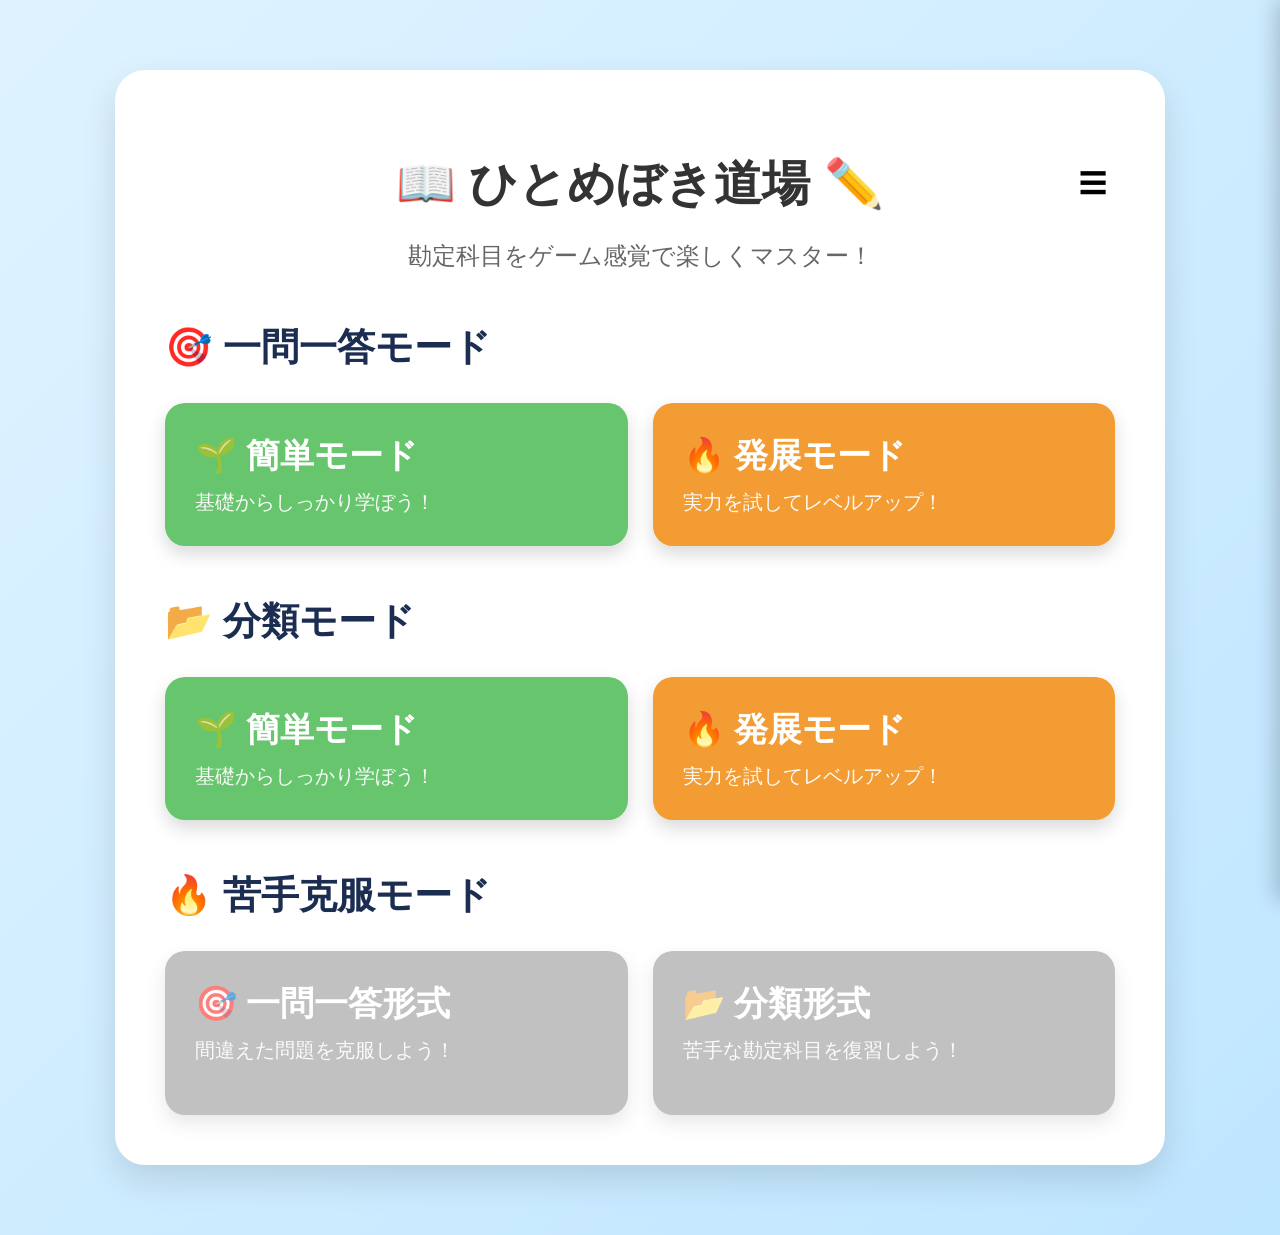
<file: index.html>
<!DOCTYPE html>
<html lang="ja">
<head>
    <meta charset="UTF-8">
    <meta name="viewport" content="width=device-width, initial-scale=1.0">
    <title>ひとめぼき</title>
    <link rel="stylesheet" href="style.css">
</head>

<body class="home">

<div class="top-container">

    <div class="title-area">

    <h1 class="title">📖 ひとめぼき道場 ✏️</h1>

    <button class="menu-icon" onclick="toggleMenu()">☰</button>

</div>

<div id="menu-panel" class="menu-panel">

    <button class="close-menu" onclick="toggleMenu()">✕</button>

    <h2>メニュー</h2>

    <a href="studyRecord.html">
    <div class="menu-title">
        📊 学習記録
    </div>

    <div class="menu-sub">
        あなたの学習状況を確認
    </div>
　　 </a>

    <a href="https://forms.gle/1ix84mwTyuV5BiBZ6" target="_blank">

    <div class="menu-title">
        💬 ご意見・不具合報告
    </div>

    <div class="menu-sub">
        バグや要望を送信
    </div>

    </a>

    <a href="howto.html">

    <div class="menu-title">
        📖 使い方
    </div>

    <div class="menu-sub">
        アプリの使い方を確認
    </div>

    </a>

</div>

<div id="menu-overlay" onclick="toggleMenu()"></div>

    <p class="subtitle">
        勘定科目をゲーム感覚で楽しくマスター！
    </p>

    <div class="section">

        <h2>🎯 一問一答モード</h2>

        <div class="button-row">

            <a href="quiz.html?mode=easy" class="menu-btn easy">
                <div class="btn-title">🌱 簡単モード</div>
                <div class="btn-sub">
                    基礎からしっかり学ぼう！
                </div>
            </a>

            <a href="quiz.html?mode=hard" class="menu-btn hard">
                <div class="btn-title">🔥 発展モード</div>
                <div class="btn-sub">
                    実力を試してレベルアップ！
                </div>
            </a>

        </div>

    </div>

    <div class="section">

        <h2>📂 分類モード</h2>

        <div class="button-row">

            <a href="classify.html?mode=easy" class="menu-btn easy">
                <div class="btn-title">🌱 簡単モード</div>
                <div class="btn-sub">
                    基礎からしっかり学ぼう！
                </div>
            </a>

            <a href="classify.html?mode=hard" class="menu-btn hard">
                <div class="btn-title">🔥 発展モード</div>
                <div class="btn-sub">
                    実力を試してレベルアップ！
                </div>
            </a>

        </div>

    </div>

<div class="section">

    <h2>🔥 苦手克服モード</h2>

    <div class="button-row">

<a href="weakQuiz.html" class="menu-btn weak" id="weakQuizBtn">
    <div class="btn-title">
        🎯 一問一答形式
    </div>
    <div class="btn-sub">
        間違えた問題を克服しよう！
    </div>
</a>


 <a href="weakClassify.html" class="menu-btn weak" id="weakClassifyBtn">
    <div class="btn-title">
        📂 分類形式
    </div>
    <div class="btn-sub">
        苦手な勘定科目を復習しよう！
    </div>
　</a>

    </div>

</div>

</div>

<script>

let weakQuiz =
JSON.parse(localStorage.getItem("weakQuiz")) || [];

let weakQuizBtn =
document.getElementById("weakQuizBtn");

let weakClassify =
JSON.parse(localStorage.getItem("weakClassify")) || [];

let weakClassifyBtn =
document.getElementById("weakClassifyBtn");

if(weakClassify.length > 0){

    weakClassifyBtn.classList.remove("disabled");

}else{

    weakClassifyBtn.classList.add("disabled");
    weakClassifyBtn.removeAttribute("href");

}

if(weakQuiz.length > 0){

    weakQuizBtn.classList.remove("disabled");

}else{

    weakQuizBtn.classList.add("disabled");
    weakQuizBtn.removeAttribute("href");

}

</script>

<script>

function toggleMenu(){

    const menu = document.getElementById("menu-panel");
    const overlay = document.getElementById("menu-overlay");

    menu.classList.toggle("open");
    overlay.classList.toggle("open");

}
</script>

</body>
</html>
</file>
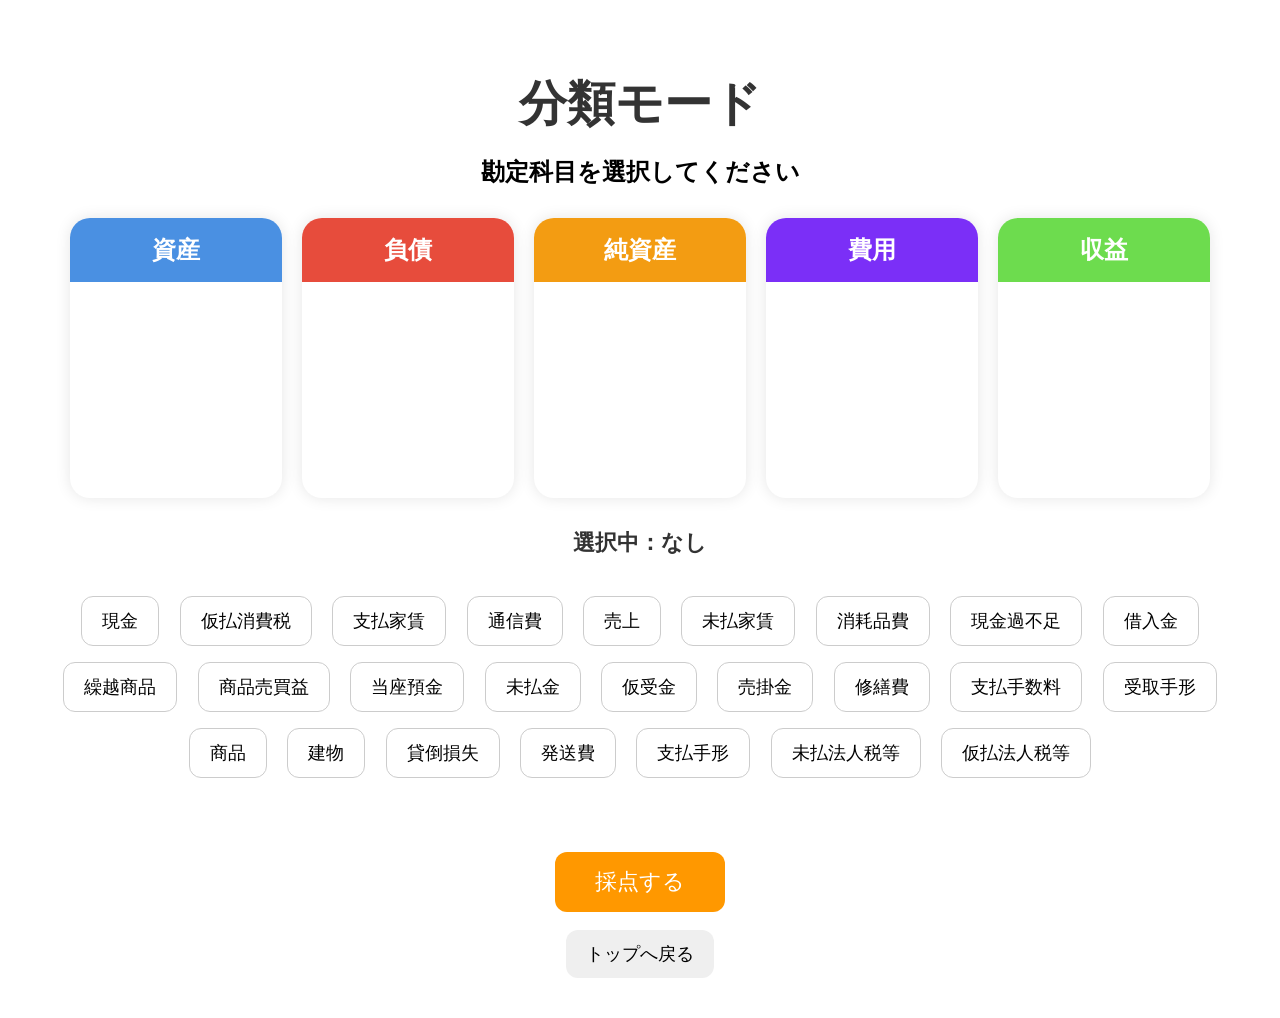
<file: classify.html>
<!DOCTYPE html>
<html lang="ja">
<head>
<meta charset="UTF-8">
<title>分類モード</title>
<link rel="stylesheet" href="style.css">
</head>

<body>

<h1>分類モード</h1>

<h2>勘定科目を選択してください</h2>

<div class="boxes">

    <div class="box asset">
        <h3 onclick="classify('資産')">資産</h3>
        <div id="assetBox"></div>
    </div>

    <div class="box liability">
        <h3 onclick="classify('負債')">負債</h3>
        <div id="liabilityBox"></div>
    </div>

    <div class="box equity">
        <h3 onclick="classify('純資産')">純資産</h3>
        <div id="equityBox"></div>
    </div>

    <div class="box expense">
        <h3 onclick="classify('費用')">費用</h3>
        <div id="expenseBox"></div>
    </div>

    <div class="box revenue">
        <h3 onclick="classify('収益')">収益</h3>
        <div id="revenueBox"></div>
    </div>
    
    <div id="otherArea" class="box other" style="display:none;">
        <h3 onclick="classify('その他')">その他</h3>
        <div id="otherBox"></div>
    </div>

</div>


<h2 id="selected">選択中：なし</h2>

<div id="items"></div>

<br><br>

<button id="finishBtn" onclick="finish()">
採点する
</button>

<br><br>

<a href="index.html">
<button>トップへ戻る</button>
</a>

<script src="data.js"></script>

<script>
// モード取得
const params = new URLSearchParams(window.location.search);
const mode = params.get("mode");

let selectedItem = "";

let allItems = Object.keys(accounts);

// 簡単モードならeasy:trueだけ
if(mode === "easy"){
    allItems = allItems.filter(item => accounts[item].easy);
}

// シャッフル
allItems.sort(() => Math.random() - 0.5);

// 簡単モードは全部出題、発展モードは25問
let selectedItems;

if(mode === "easy"){
    selectedItems = allItems;
}else{
    selectedItems = allItems.slice(0,25);
}

// その他が出題されるか判定
if(mode === "hard"){

    // 発展モードは「その他」を常に表示
    document.getElementById("otherArea").style.display = "block";

}else{

    // 簡単モードは「その他」を表示しない
    document.querySelector(".boxes").classList.add("easy-layout");

}

let userAnswers = {};

let itemsHtml = "";

for(let item of selectedItems){

itemsHtml += `
<button id="${item}" onclick="selectItem('${item}')">
${item}
</button>
`;

}

document.getElementById("items").innerHTML = itemsHtml;


function selectItem(item){

selectedItem = item;

document.getElementById("selected").innerHTML =
"選択中：" + item;

}


function classify(category){

if(selectedItem === ""){

alert("先に勘定科目を選択してください");

return;

}

userAnswers[selectedItem] = category;

}

// 今日の記録
let savedDate = localStorage.getItem("todayDate");

let todayAnswered =
Number(localStorage.getItem("todayAnswered")) || 0;

let todayCorrect =
Number(localStorage.getItem("todayCorrect")) || 0;

// 日付が変わったらリセット
if(savedDate !== today){
    todayAnswered = 0;
    todayCorrect = 0;
    localStorage.setItem("todayDate", today);
}

todayAnswered++;

if(category === accounts[selectedItem].category){
    todayCorrect++;
}

localStorage.setItem("todayAnswered", todayAnswered);
localStorage.setItem("todayCorrect", todayCorrect);

let boxId = "";

if(category==="資産") boxId="assetBox";
if(category==="負債") boxId="liabilityBox";
if(category==="純資産") boxId="equityBox";
if(category==="費用") boxId="expenseBox";
if(category==="収益") boxId="revenueBox";
if(category==="その他") boxId="otherBox";


document.getElementById(boxId).innerHTML +=

`
<div
id="placed-${selectedItem}"

style="
background:#f2f2f2;
padding:10px;
margin:8px;
border-radius:10px;
cursor:pointer;
"

onclick="returnItem('${selectedItem}')">

${selectedItem}

</div>
`;

document.getElementById(selectedItem).style.display="none";

selectedItem="";

document.getElementById("selected").innerHTML=
"選択中：なし";



function returnItem(item){

delete userAnswers[item];

const placed = document.getElementById("placed-"+item);

if(placed){

placed.remove();

}

document.getElementById(item).style.display="inline-block";

selectedItem="";

document.getElementById("selected").innerHTML=
"選択中：なし";

}



function finish(){

let score = 0;

let wrongList = "";

for(let item of selectedItems){

if(userAnswers[item] !== undefined){

if(userAnswers[item] === accounts[item].category){

score++;

}else{

// 苦手問題として保存
let weakClassify = JSON.parse(localStorage.getItem("weakClassify")) || [];

if(!weakClassify.includes(item)){
    weakClassify.push(item);
}

localStorage.setItem("weakClassify", JSON.stringify(weakClassify));
let weakQuiz = JSON.parse(localStorage.getItem("weakQuiz")) || [];

if(!weakQuiz.includes(item)){
    weakQuiz.push(item);
}

localStorage.setItem(
    "weakQuiz",
    JSON.stringify(weakQuiz)
);

wrongList += `

<div class="wrong-card">

    <div class="wrong-item">
        ❌ ${item}
    </div>

    <div class="your-answer">
        あなた：${userAnswers[item]}
    </div>

    <div class="correct-answer">
        正解：${accounts[item].category}
    </div>

    <div class="explanation">
        💡 解説：${accounts[item].explanation}
    </div>

</div>

`;

}

}

}

let solved = Object.keys(userAnswers).length;

if(solved===0){

alert("まだ1問も回答していません");

return;

}

// ===== 学習記録 =====

// 総合記録
let totalAnswered =
Number(localStorage.getItem("totalAnswered")) || 0;

let totalCorrect =
Number(localStorage.getItem("totalCorrect")) || 0;

totalAnswered += solved;
totalCorrect += score;

localStorage.setItem("totalAnswered", totalAnswered);
localStorage.setItem("totalCorrect", totalCorrect);

// 今日の日付
const today = new Date().toLocaleDateString("ja-JP");

// 今日の記録
let savedDate = localStorage.getItem("todayDate");

let todayAnswered =
Number(localStorage.getItem("todayAnswered")) || 0;

let todayCorrect =
Number(localStorage.getItem("todayCorrect")) || 0;

if(savedDate !== today){
    todayAnswered = 0;
    todayCorrect = 0;
    localStorage.setItem("todayDate", today);
}

todayAnswered += solved;
todayCorrect += score;

localStorage.setItem("todayAnswered", todayAnswered);
localStorage.setItem("todayCorrect", todayCorrect);

// 最終学習日
localStorage.setItem("lastStudy", today);

// 連続学習日数
let lastLogin = localStorage.getItem("streakDate");
let streak = Number(localStorage.getItem("streak")) || 0;

if(lastLogin !== today){

    if(lastLogin){

        const last = new Date(lastLogin);
        const now = new Date(today);

        const diff = Math.floor(
            (now - last) / (1000 * 60 * 60 * 24)
        );

        if(diff === 1){
            streak++;
        }else if(diff > 1){
            streak = 1;
        }

    }else{
        streak = 1;
    }

    localStorage.setItem("streak", streak);
    localStorage.setItem("streakDate", today);
}

let percentage = Math.round(score / solved * 100);

let rank="";

if(percentage==100) rank="Sランク"
else if(percentage>=90) rank="Aランク";
else if(percentage>=80) rank="Bランク";
else if(percentage>=70) rank="Cランク";
else if(percentage>=60) rank="Dランク";
else rank="📖 Eランク";

if(wrongList===""){

wrongList="<h3>🎉 間違えた問題はありません！</h3>";

}


document.body.innerHTML=`

<h1>結果発表</h1>

<h2>${score}/${solved}問正解</h2>

<h3>全${selectedItems.length}問中 ${solved}問回答</h3>

<h3>未回答 ${selectedItems.length-solved}問</h3>

<h2>正答率 ${percentage}%</h2>

<h2>${rank}</h2>

<hr>

<h2>間違えた問題</h2>

${wrongList}

<br>

<a href="index.html">

<button>トップへ戻る</button>

</a>

`;

}

</script>

</body>
</html>
</file>
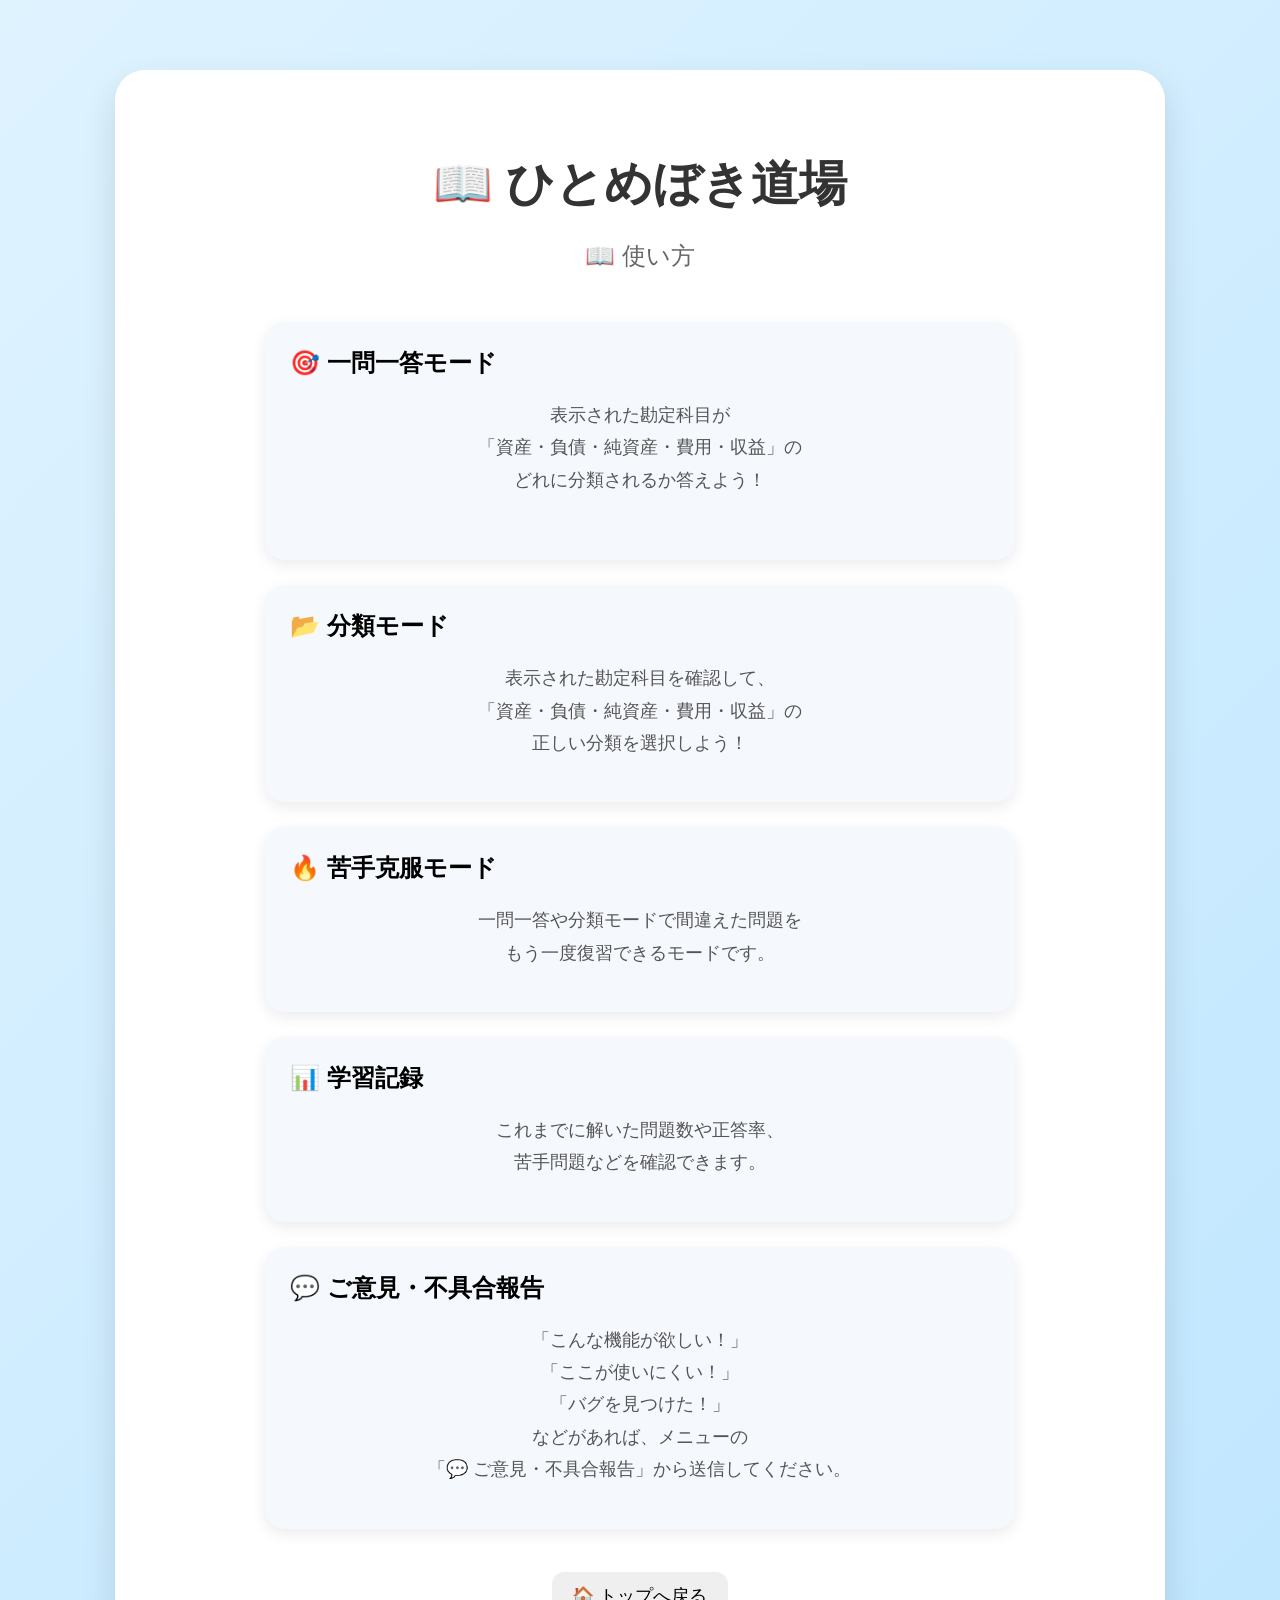
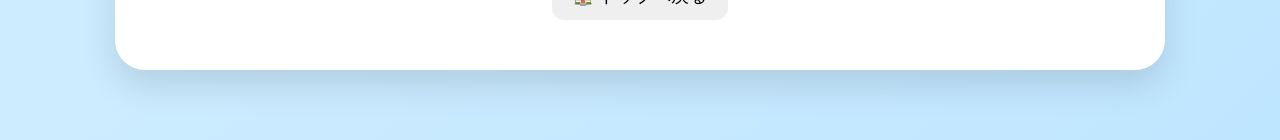
<file: howto.html>
<!DOCTYPE html>
<html lang="ja">

<head>

    <meta charset="UTF-8">

    <meta name="viewport"
          content="width=device-width, initial-scale=1.0">

    <title>ひとめぼき道場｜使い方</title>

    <link rel="stylesheet" href="style.css">

</head>

<body class="home">

<div class="top-container">

    <h1>📖 ひとめぼき道場</h1>

    <p class="subtitle">
        📖 使い方
    </p>

    <div class="howto-card">

    <h2>🎯 一問一答モード</h2>

    <p>
        表示された勘定科目が<br>
        「資産・負債・純資産・費用・収益」の<br>
        どれに分類されるか答えよう！
    </p>

　　 </div>


    <div class="howto-card">

    <h2>📂 分類モード</h2>

    <p>
    表示された勘定科目を確認して、<br>
    「資産・負債・純資産・費用・収益」の<br>
    正しい分類を選択しよう！
    </p>

    </div>


    <div class="howto-card">

    <h2>🔥 苦手克服モード</h2>

    <p>
        一問一答や分類モードで間違えた問題を<br>
        もう一度復習できるモードです。
    </p>

    </div>


    <div class="howto-card">

    <h2>📊 学習記録</h2>

    <p>
        これまでに解いた問題数や正答率、<br>
        苦手問題などを確認できます。
    </p>

    </div>


    <div class="howto-card">

    <h2>💬 ご意見・不具合報告</h2>

    <p>
        「こんな機能が欲しい！」<br>
        「ここが使いにくい！」<br>
        「バグを見つけた！」<br>
        などがあれば、メニューの<br>
        「💬 ご意見・不具合報告」から送信してください。
    </p>

    </div>

    <br>

    <a href="index.html">

        <button>
            🏠 トップへ戻る
        </button>

    </a>

</div>

</body>

</html>
</file>
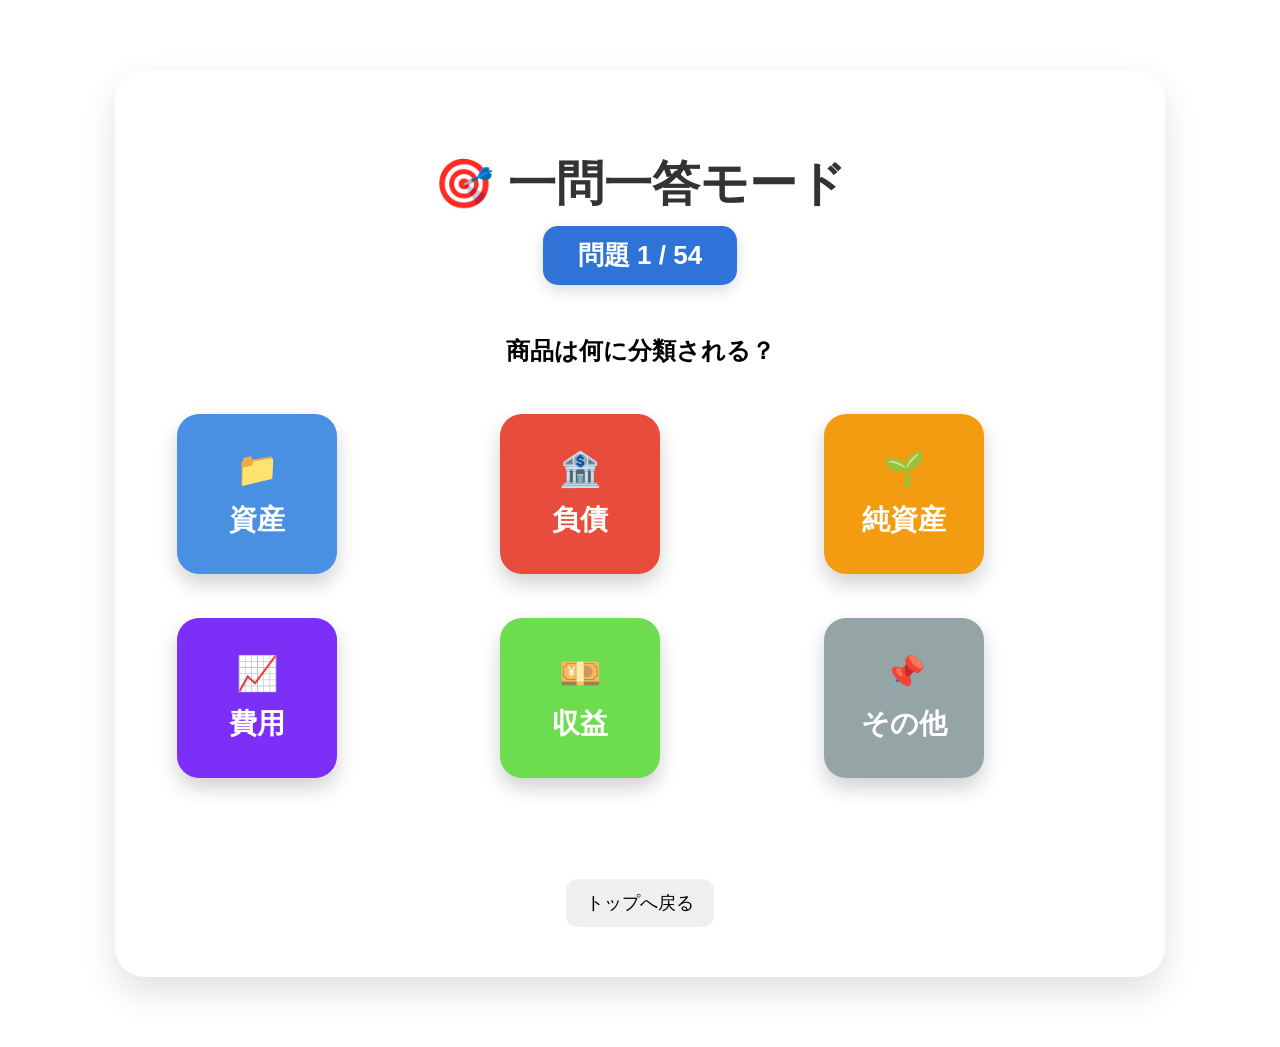
<file: quiz.html>
<!DOCTYPE html>
<html lang="ja">
<head>
    <meta charset="UTF-8">
    <title>一問一答モード</title>
    <link rel="stylesheet" href="style.css">
</head>
<body>

<div class="top-container">

<h1>🎯 一問一答モード</h1>

<div class="progress-tag" id="progressTag">
問題 1 / 23
</div>

<div class="question-card">

<h2 id="question"></h2>
<div class="answer-area" id="answerArea">
<button class="asset answer-btn" onclick="checkAnswer('資産')">
📁<br>
<span>資産</span>
</button>
<button class="liability answer-btn" onclick="checkAnswer('負債')">
🏦<br>
<span>負債</span>
</button>
<button class="equity answer-btn" onclick="checkAnswer('純資産')">
🌱<br>
<span>純資産</span>
</button>
<button class="expense answer-btn" onclick="checkAnswer('費用')">
📈<br>
<span>費用</span>
</button>
<button class="revenue answer-btn" onclick="checkAnswer('収益')">
💴<br>
<span>収益</span>
</button>
<button id="otherBtn" class="other answer-btn" onclick="checkAnswer('その他')" style="display:none;">
📌<br>
<span>その他</span>
</button>
</div>
<h2 id="result"></h2>

<br>

<button id="nextBtn" onclick="nextQuestion()" style="display:none;">
次の問題へ
</button>

<br><br>

<a href="index.html">
    <button>トップへ戻る</button>
</a>

<script src="data.js"></script>

<script>
// URLからモードを取得
const params = new URLSearchParams(window.location.search);
const mode = params.get("mode");
if(mode === "easy"){
    document.body.classList.add("easy-mode");
}else{
    document.body.classList.add("hard-mode");
}

console.log(document.body.className);
console.log(mode);

if (mode !== "easy") {
    document.getElementById("otherBtn").style.display = "inline-block";
    document.querySelector(".answer-area").classList.add("has-other");
}

// 出題する勘定科目を決定
const questionNames = Object.keys(accounts).filter(name => {
    if (mode === "easy") {
        return accounts[name].easy;
    }
    return true;
});

// 問題データを作成
const questions = questionNames.map(name => ({
    question: `${name}は何に分類される？`,
    answer: accounts[name].category,
    explanation: accounts[name].explanation
}));

// 順番だけランダム
questions.sort(() => Math.random() - 0.5);

console.log("mode =", mode);
console.log("questions =", questions.length);
console.log(questions);

let currentQuestion = 0;
let score = 0;

showQuestion();

function showQuestion() {

document.getElementById("progressTag").innerHTML =
"問題 " + (currentQuestion + 1) + " / " + questions.length;

document.getElementById("question").innerHTML =
questions[currentQuestion].question;

    document.getElementById("result").innerHTML = "";

    document.getElementById("nextBtn").style.display = "none";

    const buttons = document.querySelectorAll(
    ".asset, .liability, .equity, .expense, .revenue, .other"
);
  
    buttons.forEach(button => {
        button.disabled = false;
    });
}

function checkAnswer(answer) {

const q = questions[currentQuestion];

// 学習記録更新
let totalAnswered =
Number(localStorage.getItem("totalAnswered")) || 0;

let totalCorrect =
Number(localStorage.getItem("totalCorrect")) || 0;

totalAnswered++;

if(answer === q.answer){
    totalCorrect++;
}

localStorage.setItem("totalAnswered", totalAnswered);
localStorage.setItem("totalCorrect", totalCorrect);


// 今日の記録
const today = new Date().toLocaleDateString("ja-JP");

let savedDate = localStorage.getItem("todayDate");

let todayAnswered =
Number(localStorage.getItem("todayAnswered")) || 0;

let todayCorrect =
Number(localStorage.getItem("todayCorrect")) || 0;


if(savedDate !== today){

    todayAnswered = 0;
    todayCorrect = 0;

    localStorage.setItem("todayDate", today);
}


todayAnswered++;

if(answer === q.answer){
    todayCorrect++;
}


localStorage.setItem("todayAnswered", todayAnswered);
localStorage.setItem("todayCorrect", todayCorrect);


// 最終学習日
localStorage.setItem("lastStudy", today);

// 連続学習日数
let lastLogin = localStorage.getItem("streakDate");
let streak = Number(localStorage.getItem("streak")) || 0;

if(lastLogin !== today){

    if(lastLogin){

        const last = new Date(lastLogin);
        const now = new Date(today);

        const diff = Math.floor(
            (now - last) / (1000 * 60 * 60 * 24)
        );

        if(diff === 1){
            streak++;
        }else if(diff > 1){
            streak = 1;
        }

    }else{
        streak = 1;
    }

    localStorage.setItem("streak", streak);
    localStorage.setItem("streakDate", today);
}

// 最高連続学習日数を更新
let bestStreak =
Number(localStorage.getItem("bestStreak")) || 0;

if(streak > bestStreak){
    bestStreak = streak;
    localStorage.setItem("bestStreak", bestStreak);
}

    if (answer === q.answer) {
         
        document.getElementById("result").innerHTML =
            "⭕ 正解！<br><br>" +
            "解説：<br>" +
            q.explanation;

        score++;
} else {

    document.getElementById("result").innerHTML =
        "❌ 不正解<br><br>" +
        "正解：" + q.answer + "<br><br>" +
        "解説：<br>" +
        q.explanation;


    // 苦手問題として保存
    let weakQuiz = JSON.parse(localStorage.getItem("weakQuiz")) || [];

    if(!weakQuiz.includes(q.question)){
        weakQuiz.push(q.question.replace("は何に分類される？",""));
    }

    localStorage.setItem("weakQuiz", JSON.stringify(weakQuiz));
    let weakClassify = JSON.parse(localStorage.getItem("weakClassify")) || [];

if(!weakClassify.includes(q.question.replace("は何に分類される？",""))){
    weakClassify.push(q.question.replace("は何に分類される？",""));
}

localStorage.setItem(
    "weakClassify",
    JSON.stringify(weakClassify)
);

}

    document.getElementById("nextBtn").style.display = "inline-block";

    const buttons = document.querySelectorAll(
    ".asset, .liability, .equity, .expense, .revenue, .other"
);

    buttons.forEach(button => {
        button.disabled = true;
    });
}

function nextQuestion() {

    currentQuestion++;

    if (currentQuestion < questions.length) {

        showQuestion();

    } else {


        let percentage =
        Math.round(score / questions.length * 100);

        let rank = "";

        if (percentage === 100) {
            rank = "🏆 Sランク";
        }
        else if (percentage >= 90) {
            rank = "🥇 Aランク";
        }
        else if (percentage >= 80) {
            rank = "🥈 Bランク";
        }
        else if (percentage >= 70) {
            rank = "🥉 Cランク";
        }
        else {
            rank = "📖 Dランク";
        }

        document.body.innerHTML = `

        <div class="top-container">

            <h1>結果発表</h1>

            <h2>${score} / ${questions.length}問正解</h2>

            <h2>正答率 ${percentage}%</h2>

            <h2>${rank}</h2>

            <br><br>

            <a href="index.html">

                <button class="menu-btn easy">

                    トップへ戻る

                </button>

            </a>

        </div>

        `;
    }
}
</script>

</div>

</div>

</body>
</html>
</file>
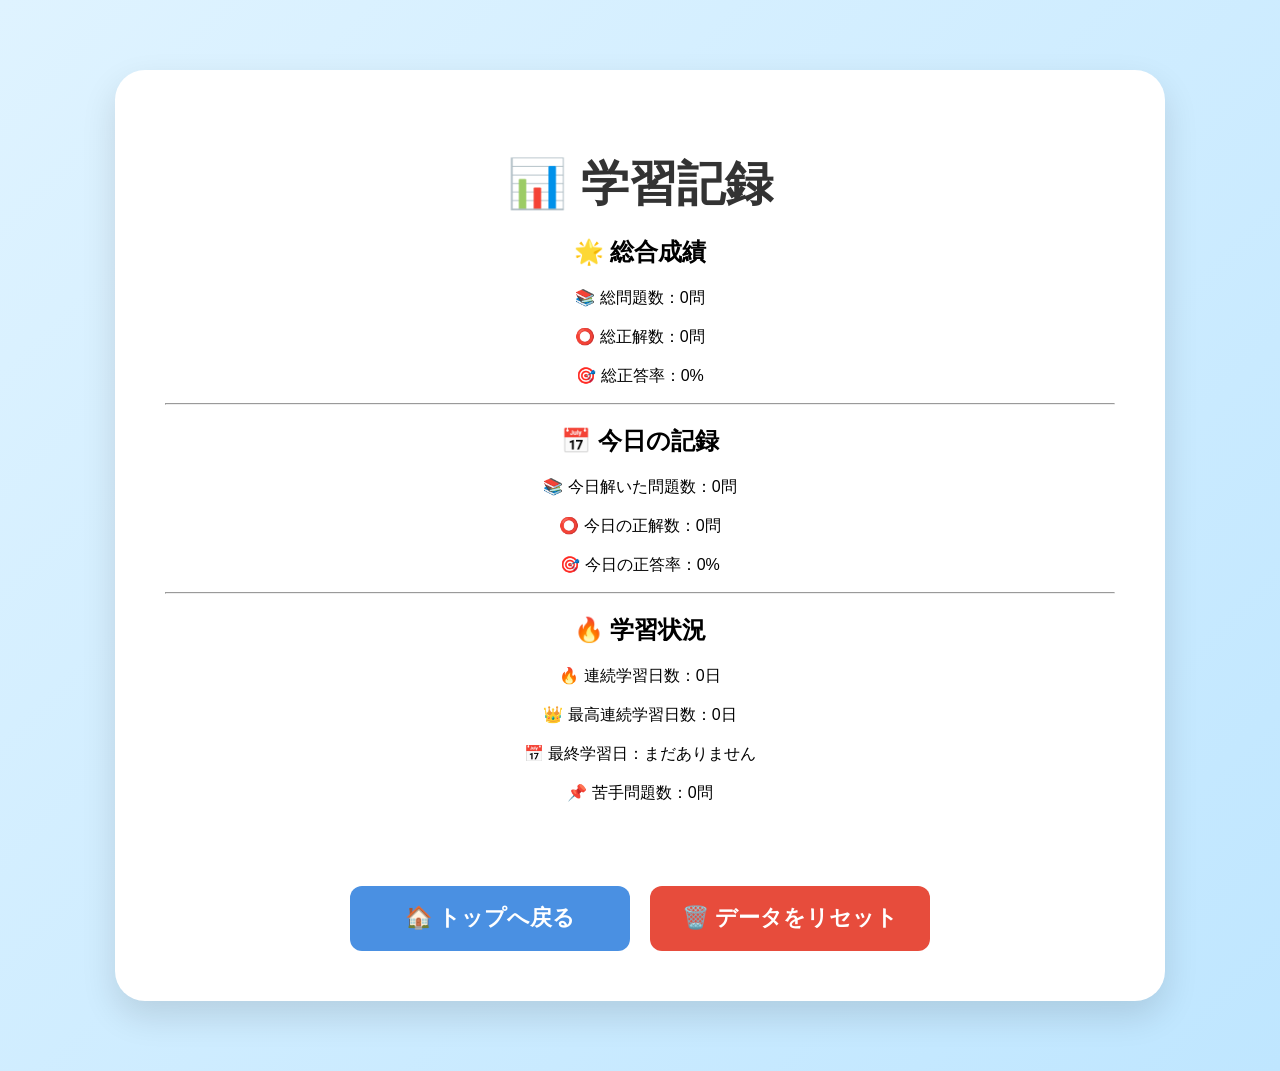
<file: studyRecord.html>
<!DOCTYPE html>
<html lang="ja">
<head>
    <meta charset="UTF-8">
    <title>学習記録</title>
    <link rel="stylesheet" href="style.css">
</head>

<body class="home">

<div class="top-container">

    <h1>📊 学習記録</h1>

    <div id="studyRecordPage">

    </div>

    <br><br>

    <div class="record-buttons">

    <button class="back-btn" onclick="location.href='index.html'">
        🏠 トップへ戻る
    </button>

    <button id="resetBtn" onclick="resetData()">
        🗑️ データをリセット
    </button>

    </div>
</div>

<script>

let totalAnswered =
Number(localStorage.getItem("totalAnswered")) || 0;

let totalCorrect =
Number(localStorage.getItem("totalCorrect")) || 0;

let percentage = 0;

if(totalAnswered > 0){
    percentage =
    Math.round(totalCorrect / totalAnswered * 100);
}

let todayAnswered =
Number(localStorage.getItem("todayAnswered")) || 0;

let todayCorrect =
Number(localStorage.getItem("todayCorrect")) || 0;

let todayPercentage = 0;

if(todayAnswered > 0){
    todayPercentage =
    Math.round(todayCorrect / todayAnswered * 100);
}

let streak =
Number(localStorage.getItem("streak")) || 0;

let bestStreak =
Number(localStorage.getItem("bestStreak")) || 0;

let lastStudy =
localStorage.getItem("lastStudy") || "まだありません";

let weakQuiz =
JSON.parse(localStorage.getItem("weakQuiz")) || [];

let weakClassify =
JSON.parse(localStorage.getItem("weakClassify")) || [];

let weakCount =
new Set([...weakQuiz,...weakClassify]).size;

document.getElementById("studyRecordPage").innerHTML=`

<h2>🌟 総合成績</h2>

<p>
📚 総問題数：${totalAnswered}問<br><br>
⭕ 総正解数：${totalCorrect}問<br><br>
🎯 総正答率：${percentage}%
</p>

<hr>

<h2>📅 今日の記録</h2>

<p>
📚 今日解いた問題数：${todayAnswered}問<br><br>
⭕ 今日の正解数：${todayCorrect}問<br><br>
🎯 今日の正答率：${todayPercentage}%
</p>

<hr>

<h2>🔥 学習状況</h2>

<p>
🔥 連続学習日数：${streak}日<br><br>
👑 最高連続学習日数：${bestStreak}日<br><br>
📅 最終学習日：${lastStudy}<br><br>
📌 苦手問題数：${weakCount}問
</p>

`;

</script>

<script>

function resetData(){

    if(confirm("本当に学習データをすべてリセットしますか？")){

        localStorage.clear();

        alert("学習データをリセットしました！");

        location.href="index.html";

    }

}

</script>

</body>
</html>
</file>
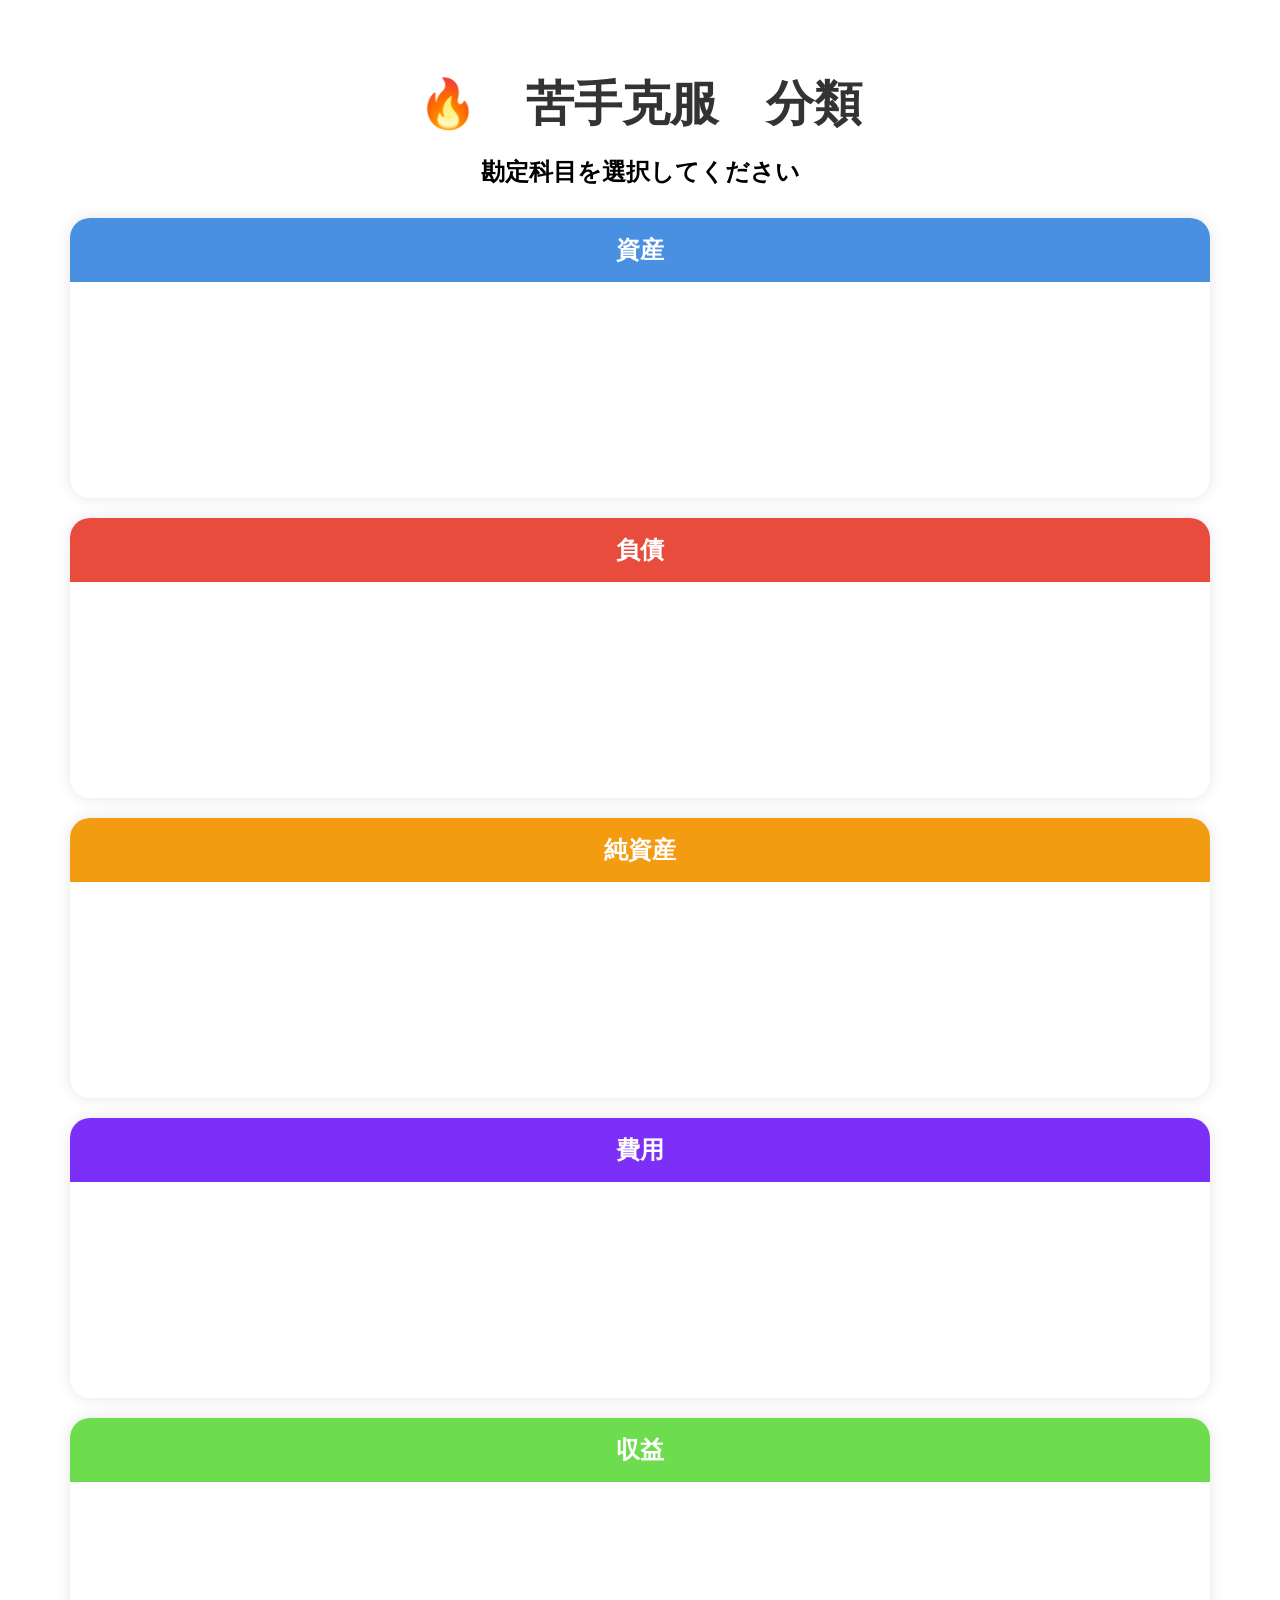
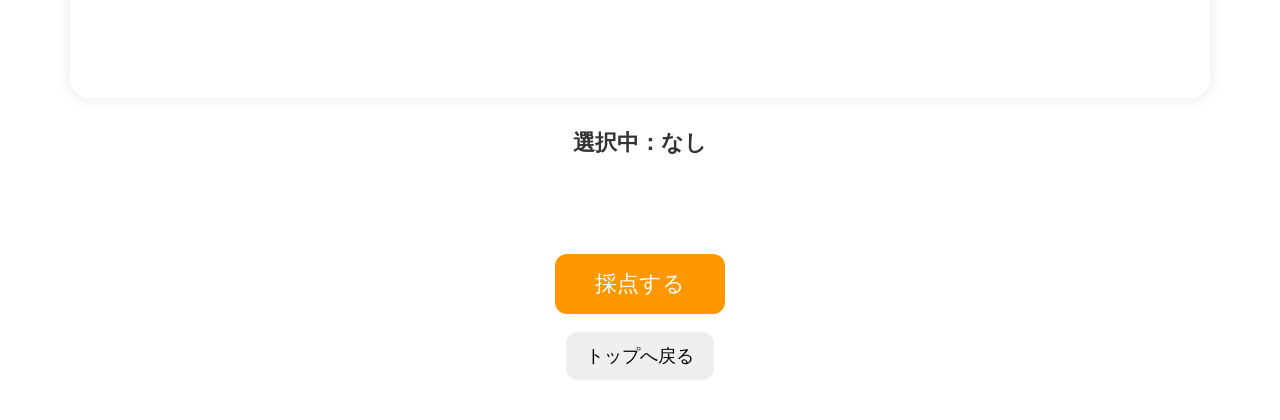
<file: weakClassify.html>
<!DOCTYPE html>
<html lang="ja">
<head>
<meta charset="UTF-8">
<title>苦手克服　分類</title>
<link rel="stylesheet" href="style.css">
</head>

<body>

<h1>🔥　苦手克服　分類</h1>

<h2>勘定科目を選択してください</h2>

<div class="boxes">

    <div class="box asset">
        <h3 onclick="classify('資産')">資産</h3>
        <div id="assetBox"></div>
    </div>

    <div class="box liability">
        <h3 onclick="classify('負債')">負債</h3>
        <div id="liabilityBox"></div>
    </div>

    <div class="box equity">
        <h3 onclick="classify('純資産')">純資産</h3>
        <div id="equityBox"></div>
    </div>

    <div class="box expense">
        <h3 onclick="classify('費用')">費用</h3>
        <div id="expenseBox"></div>
    </div>

    <div class="box revenue">
        <h3 onclick="classify('収益')">収益</h3>
        <div id="revenueBox"></div>
    </div>
    
    <div id="otherArea" class="box other" style="display:none;">
        <h3 onclick="classify('その他')">その他</h3>
        <div id="otherBox"></div>
    </div>

</div>


<h2 id="selected">選択中：なし</h2>

<div id="items"></div>

<br><br>

<button id="finishBtn" onclick="finish()">
採点する
</button>

<br><br>

<a href="index.html">
<button>トップへ戻る</button>
</a>

<script src="data.js"></script>

<script>
// モード取得
const params = new URLSearchParams(window.location.search);
const mode = params.get("mode");

let selectedItem = "";

// 苦手問題だけ取得
let weakClassify = JSON.parse(localStorage.getItem("weakClassify")) || [];

let allItems = weakClassify;

let selectedItems = allItems;


// その他表示判定
let hasOther = selectedItems.some(item =>
    accounts[item].category === "その他"
);

const boxes = document.querySelector(".boxes");

if(hasOther){

    document.getElementById("otherArea").style.display = "block";

    boxes.classList.add("weak-mode-layout");
    boxes.classList.add("has-other");

}else{

    boxes.classList.add("weak-mode-layout");
    boxes.classList.add("no-other");

}

let userAnswers = {};

let itemsHtml = "";

for(let item of selectedItems){

itemsHtml += `
<button id="${item}" onclick="selectItem('${item}')">
${item}
</button>
`;

}

document.getElementById("items").innerHTML = itemsHtml;


function selectItem(item){

selectedItem = item;

document.getElementById("selected").innerHTML =
"選択中：" + item;

}


function classify(category){

if(selectedItem === ""){

alert("先に勘定科目を選択してください");

return;

}

userAnswers[selectedItem] = category;

let boxId = "";

if(category==="資産") boxId="assetBox";
if(category==="負債") boxId="liabilityBox";
if(category==="純資産") boxId="equityBox";
if(category==="費用") boxId="expenseBox";
if(category==="収益") boxId="revenueBox";
if(category==="その他") boxId="otherBox";


document.getElementById(boxId).innerHTML +=

`
<div
id="placed-${selectedItem}"

style="
background:#f2f2f2;
padding:10px;
margin:8px;
border-radius:10px;
cursor:pointer;
"

onclick="returnItem('${selectedItem}')">

${selectedItem}

</div>
`;

document.getElementById(selectedItem).style.display="none";

selectedItem="";

document.getElementById("selected").innerHTML=
"選択中：なし";

}


function returnItem(item){

delete userAnswers[item];

const placed = document.getElementById("placed-"+item);

if(placed){

placed.remove();

}

document.getElementById(item).style.display="inline-block";

selectedItem="";

document.getElementById("selected").innerHTML=
"選択中：なし";

}



function finish(){

let score = 0;

let wrongList = "";

for(let item of selectedItems){

if(userAnswers[item] !== undefined){

if(userAnswers[item] === accounts[item].category){

score++;
// 苦手克服カウント
let weakCorrectClassify =
JSON.parse(localStorage.getItem("weakCorrectClassify")) || {};

weakCorrectClassify[item] =
(weakCorrectClassify[item] || 0) + 1;


// 3回正解したら分類の苦手から削除
if(weakCorrectClassify[item] >= 3){

    let weakClassify =
    JSON.parse(localStorage.getItem("weakClassify")) || [];

    weakClassify =
    weakClassify.filter(name => name !== item);

    localStorage.setItem(
        "weakClassify",
        JSON.stringify(weakClassify)
    );

    delete weakCorrectClassify[item];
}


localStorage.setItem(
    "weakCorrectClassify",
    JSON.stringify(weakCorrectClassify)
);

}else{

// 間違えたら連続正解数をリセット
let weakCorrectClassify =
JSON.parse(localStorage.getItem("weakCorrectClassify")) || {};

weakCorrectClassify[item] = 0;

localStorage.setItem(
    "weakCorrectClassify",
    JSON.stringify(weakCorrectClassify)
);

// 苦手問題として保存
let weakClassify = JSON.parse(localStorage.getItem("weakClassify")) || [];

if(!weakClassify.includes(item)){
    weakClassify.push(item);
}

localStorage.setItem("weakClassify", JSON.stringify(weakClassify));


wrongList += `

<div class="wrong-card">

    <div class="wrong-item">
        ❌ ${item}
    </div>

    <div class="your-answer">
        あなた：${userAnswers[item]}
    </div>

    <div class="correct-answer">
        正解：${accounts[item].category}
    </div>

    <div class="explanation">
        💡 解説：${accounts[item].explanation}
    </div>

</div>

`;

}

}

}

let solved = Object.keys(userAnswers).length;

if(solved===0){

alert("まだ1問も回答していません");

return;

}


// ========================
// 学習記録
// ========================

// 総合記録
let totalAnswered =
Number(localStorage.getItem("totalAnswered")) || 0;

let totalCorrect =
Number(localStorage.getItem("totalCorrect")) || 0;

totalAnswered += solved;
totalCorrect += score;

localStorage.setItem(
    "totalAnswered",
    totalAnswered
);

localStorage.setItem(
    "totalCorrect",
    totalCorrect
);


// 今日の記録
const today =
new Date().toLocaleDateString("ja-JP");

let savedDate =
localStorage.getItem("todayDate");

let todayAnswered =
Number(localStorage.getItem("todayAnswered")) || 0;

let todayCorrect =
Number(localStorage.getItem("todayCorrect")) || 0;


// 日付が変わったらリセット
if(savedDate !== today){

    todayAnswered = 0;
    todayCorrect = 0;

    localStorage.setItem(
        "todayDate",
        today
    );

}

todayAnswered += solved;

todayCorrect += score;

localStorage.setItem(
    "todayAnswered",
    todayAnswered
);

localStorage.setItem(
    "todayCorrect",
    todayCorrect
);


// 最終学習日
localStorage.setItem(
    "lastStudy",
    today
);

let percentage = Math.round(score / solved * 100);

let rank="";

if(percentage==100) rank="Sランク"
else if(percentage>=90) rank="Aランク";
else if(percentage>=80) rank="Bランク";
else if(percentage>=70) rank="Cランク";
else if(percentage>=60) rank="Dランク";
else rank="📖 Eランク";

if(wrongList===""){

wrongList="<h3>🎉 間違えた問題はありません！</h3>";

}

let remainingWeak =
JSON.parse(localStorage.getItem("weakClassify")) || [];

if(remainingWeak.length === 0){

    document.body.innerHTML = `

    <div class="top-container">

        <h1>🎉 苦手克服完了！</h1>

        <h2>🔥 苦手問題はすべてなくなりました</h2>

        <p>通常モードでさらに力を伸ばそう！</p>

    </div>

    `;

    setTimeout(() => {
        location.href = "index.html";
    },3000);

    return;

}

document.body.innerHTML=`

<h1>結果発表</h1>

<h2>${score}/${solved}問正解</h2>

<h3>全${selectedItems.length}問中 ${solved}問回答</h3>

<h3>未回答 ${selectedItems.length-solved}問</h3>

<h2>正答率 ${percentage}%</h2>

<h2>${rank}</h2>

<hr>

<h2>間違えた問題</h2>

${wrongList}

<br>

<a href="index.html">

<button>トップへ戻る</button>

</a>

`;

}

</script>

</body>
</html>
</file>
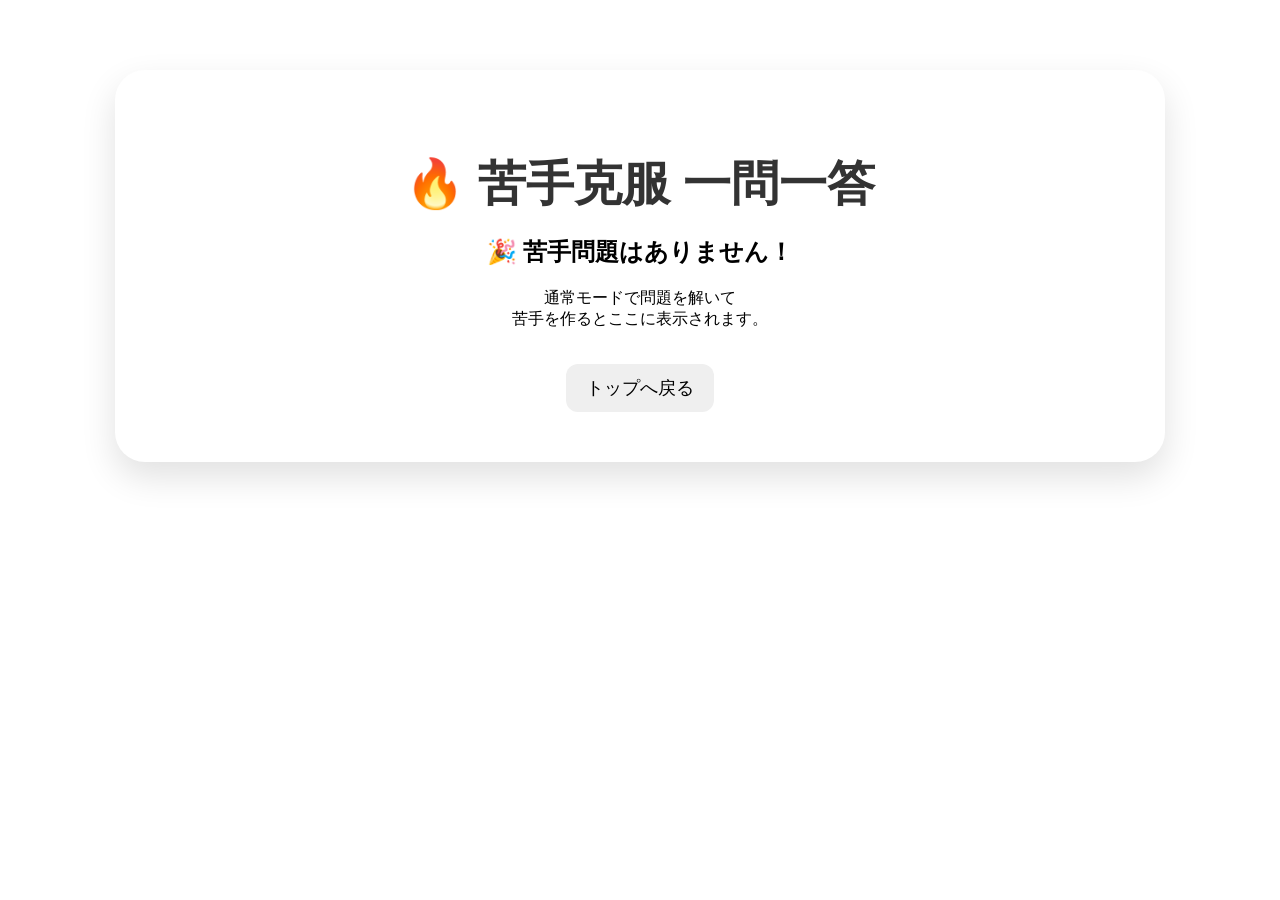
<file: weakQuiz.html>
<!DOCTYPE html>
<html lang="ja">
<head>
    <meta charset="UTF-8">
    <title>苦手克服　一問一答</title>
    <link rel="stylesheet" href="style.css">
</head>
<body>

<div class="top-container">

<h1>🔥　苦手克服　一問一答</h1>

<div class="progress-tag" id="progressTag">
問題 1 / 23
</div>

<div class="question-card">

<h2 id="question"></h2>
<div class="answer-area" id="answerArea">
<button class="asset answer-btn" onclick="checkAnswer('資産')">
📁<br>
<span>資産</span>
</button>
<button class="liability answer-btn" onclick="checkAnswer('負債')">
🏦<br>
<span>負債</span>
</button>
<button class="equity answer-btn" onclick="checkAnswer('純資産')">
🌱<br>
<span>純資産</span>
</button>
<button class="expense answer-btn" onclick="checkAnswer('費用')">
📈<br>
<span>費用</span>
</button>
<button class="revenue answer-btn" onclick="checkAnswer('収益')">
💴<br>
<span>収益</span>
</button>
<button id="otherBtn" class="other answer-btn" onclick="checkAnswer('その他')" style="display:none;">
    📌<br>
    <span>その他</span>
</button>
</div>
<h2 id="result"></h2>

<br>

<button id="nextBtn" onclick="nextQuestion()" style="display:none;">
次の問題へ
</button>

<br><br>

<a href="index.html">
    <button>トップへ戻る</button>
</a>

<script src="data.js"></script>

<script>
// URLからモードを取得
const params = new URLSearchParams(window.location.search);
const mode = params.get("mode");
if(mode === "easy"){
    document.body.classList.add("easy-mode");
}else{
    document.body.classList.add("hard-mode");
}

// 苦手問題だけ取得
let weakQuiz = JSON.parse(localStorage.getItem("weakQuiz")) || [];

const questionNames = weakQuiz.map(item => {
    return item.replace("は何に分類される？","");
});

// 問題データを作成
const questions = questionNames.map(name => ({
    question: `${name}は何に分類される？`,
    answer: accounts[name].category,
    explanation: accounts[name].explanation
}));

// その他表示判定
let hasOther = questions.some(q => q.answer === "その他");

if(hasOther){
    document.getElementById("otherBtn").style.display = "inline-block";
    document.querySelector(".answer-area").classList.add("has-other");
}

// 順番だけランダム
questions.sort(() => Math.random() - 0.5);

console.log("mode =", mode);
console.log("questions =", questions.length);
console.log(questions);

let currentQuestion = 0;
let score = 0;
let weakCorrect = JSON.parse(localStorage.getItem("weakCorrect")) || {};

if(questions.length === 0){

    document.body.innerHTML = `

    <div class="top-container">

        <h1>🔥 苦手克服 一問一答</h1>

        <h2>🎉 苦手問題はありません！</h2>

        <p>通常モードで問題を解いて<br>
        苦手を作るとここに表示されます。</p>

        <br>

        <a href="index.html">
            <button>トップへ戻る</button>
        </a>

    </div>

    `;

}else{

    showQuestion();

}

function showQuestion() {

document.getElementById("progressTag").innerHTML =
"問題 " + (currentQuestion + 1) + " / " + questions.length;

document.getElementById("question").innerHTML =
questions[currentQuestion].question;

    document.getElementById("result").innerHTML = "";

    document.getElementById("nextBtn").style.display = "none";

    const buttons = document.querySelectorAll(
    ".asset, .liability, .equity, .expense, .revenue, .other"
);

    buttons.forEach(button => {
        button.disabled = false;
    });
}

function checkAnswer(answer) {

    const q = questions[currentQuestion];

    // 学習記録更新
let totalAnswered =
Number(localStorage.getItem("totalAnswered")) || 0;

let totalCorrect =
Number(localStorage.getItem("totalCorrect")) || 0;

totalAnswered++;

if(answer === q.answer){
    totalCorrect++;
}

localStorage.setItem("totalAnswered", totalAnswered);
localStorage.setItem("totalCorrect", totalCorrect);


// 今日の記録
const today = new Date().toLocaleDateString("ja-JP");

let savedDate = localStorage.getItem("todayDate");

let todayAnswered =
Number(localStorage.getItem("todayAnswered")) || 0;

let todayCorrect =
Number(localStorage.getItem("todayCorrect")) || 0;


if(savedDate !== today){

    todayAnswered = 0;
    todayCorrect = 0;

    localStorage.setItem("todayDate", today);
}


todayAnswered++;

if(answer === q.answer){
    todayCorrect++;
}


localStorage.setItem("todayAnswered", todayAnswered);
localStorage.setItem("todayCorrect", todayCorrect);


// 最終学習日
localStorage.setItem("lastStudy", today);

    if (answer === q.answer) {

        document.getElementById("result").innerHTML =
            "⭕ 正解！<br><br>" +
            "解説：<br>" +
            q.explanation;

        score++;
        weakCorrect[q.question] =
(weakCorrect[q.question] || 0) + 1;


if(weakCorrect[q.question] >= 3){

    let weakQuiz =
    JSON.parse(localStorage.getItem("weakQuiz")) || [];

    weakQuiz = weakQuiz.filter(item =>
        item !== q.question.replace("は何に分類される？","")
    );

    localStorage.setItem(
        "weakQuiz",
        JSON.stringify(weakQuiz)
    );

    delete weakCorrect[q.question];
}

localStorage.setItem(
    "weakCorrect",
    JSON.stringify(weakCorrect)
);
} else {

    document.getElementById("result").innerHTML =
        "❌ 不正解<br><br>" +
        "正解：" + q.answer + "<br><br>" +
        "解説：<br>" +
        q.explanation;

    // 連続正解数をリセット
let weakCorrect =
JSON.parse(localStorage.getItem("weakCorrect")) || {};

weakCorrect[q.question] = 0;

localStorage.setItem(
    "weakCorrect",
    JSON.stringify(weakCorrect)
);


    // 苦手問題として保存
    let weakQuiz = JSON.parse(localStorage.getItem("weakQuiz")) || [];

    if(!weakQuiz.includes(q.question.replace("は何に分類される？",""))){

    weakQuiz.push(
        q.question.replace("は何に分類される？","")
    );

}

    localStorage.setItem("weakQuiz", JSON.stringify(weakQuiz));

}

    document.getElementById("nextBtn").style.display = "inline-block";

    const buttons = document.querySelectorAll(
    ".asset, .liability, .equity, .expense, .revenue, .other"
);

    buttons.forEach(button => {
        button.disabled = true;
    });
}

function nextQuestion() {

    currentQuestion++;

    if (currentQuestion < questions.length) {

        showQuestion();

    } else {

        let percentage =
        Math.round(score / questions.length * 100);

        let rank = "";

        if (percentage === 100) {
            rank = "🏆 Sランク";
        }
        else if (percentage >= 90) {
            rank = "🥇 Aランク";
        }
        else if (percentage >= 80) {
            rank = "🥈 Bランク";
        }
        else if (percentage >= 70) {
            rank = "🥉 Cランク";
        }
        else {
            rank = "📖 Dランク";
        }

        document.body.innerHTML = `

        <div class="top-container">

            <h1>結果発表</h1>

            <h2>${score} / ${questions.length}問正解</h2>

            <h2>正答率 ${percentage}%</h2>

            <h2>${rank}</h2>

            <br><br>

            <a href="index.html">

                <button class="menu-btn weak">

                    トップへ戻る

                </button>

            </a>

        </div>

        `;
    }
}
</script>

</div>

</div>

</body>
</html>
</file>
<file: style.css>
/* ========================= */
/* 全体 */
/* ========================= */

body{
    font-family:"Yu Gothic",sans-serif;
    text-align:center;
    background:#ffffff;
    margin:0;
    padding:40px;
}

body.home{
    background:linear-gradient(135deg,#dff3ff,#bfe6ff);
}

/* ========================= */
/* タイトル */
/* ========================= */

h1{
    font-size:48px;
    color:#333;
    margin-bottom:10px;
}

.subtitle{
    font-size:24px;
    color:#666;
    margin-bottom:50px;
}

/* ========================= */
/* トップページ */
/* ========================= */

.top-container{

    width:90%;
    max-width:950px;

    margin:30px auto;

    background:white;

    padding:50px;

    border-radius:30px;

    box-shadow:0 15px 35px rgba(0,0,0,.12);
}

.section{

    margin-top:50px;
}

.section h2{

    text-align:left;

    font-size:38px;

    color:#1b2d50;

    margin-bottom:30px;
}

.button-row{

    display:flex;

    justify-content:space-between;

    gap:25px;

    flex-wrap:wrap;
}

.menu-btn{

    flex:1;

    min-width:320px;

    text-decoration:none;

    color:white;

    border-radius:20px;

    padding:30px;

    box-sizing:border-box;

    text-align:left;

    transition:.25s;

    box-shadow:0 8px 18px rgba(0,0,0,.15);
}

.menu-btn:hover{

    transform:translateY(-6px);

    box-shadow:0 15px 28px rgba(0,0,0,.18);
}

.easy{

    background:#67C56E;
}

.hard{

    background:#F39C33;
}

.btn-title{

    font-size:34px;

    font-weight:bold;

    margin-bottom:10px;
}

.btn-sub{

    font-size:20px;

    opacity:.95;
}

/* ========================= */
/* 共通ボタン */
/* ========================= */

button{

    padding:12px 20px;

    border:none;

    border-radius:12px;

    cursor:pointer;

    font-size:18px;

    transition:.2s;
}

button:hover{

    opacity:.85;
}

/* ========================= */
/* 一問一答ボタン */
/* ========================= */

button.asset{

    background:#4A90E2;
    color:white;
}

button.liability{

    background:#E74C3C;
    color:white;
}

button.equity{

    background:#F39C12;
    color:white;
}

button.expense{

    background:#7B2FF7;
    color:white;
}

button.revenue{

    background:#6DDC4E;
    color:white;
}

button.other{

    background:#95A5A6;
    color:white;
}

/* ========================= */
/* 分類モード */
/* ========================= */

.boxes {
    display: grid;
    grid-template-columns: repeat(6, 1fr);
    gap: 20px;
    width: 100%;
    max-width: 1200px;
    margin: 0 auto;
}

/* 箱 */

.box{
    width:100%;
    min-width:0;
    min-height:280px;
    background:white;
    border-radius:20px;
    box-shadow:0 0 15px rgba(0,0,0,.1);
    overflow:hidden;
}

/* 箱のタイトル */

.box h3{
    margin:0;
    padding:18px 10px;
    color:white;
    font-size:28px;
    cursor:pointer;
    transition:.2s;
}

.box h3:hover{
    opacity:.85;
}

/* 色 */

.asset h3{
    background:#4A90E2;
}

.liability h3{
    background:#E74C3C;
}

.equity h3{
    background:#F39C12;
}

.expense h3{
    background:#7B2FF7;
}

.revenue h3{
    background:#6DDC4E;
}

.other h3{
    background:#95A5A6;
}

/* ========================= */
/* 箱の中 */
/* ========================= */

#assetBox,
#liabilityBox,
#equityBox,
#expenseBox,
#revenueBox,
#otherBox{
    padding:10px;
    min-height:180px;
}

#assetBox div,
#liabilityBox div,
#equityBox div,
#expenseBox div,
#revenueBox div,
#otherBox div{
    background:#f2f2f2;
    margin:8px;
    padding:10px;
    border-radius:10px;
    cursor:pointer;
    transition:.2s;
}

#assetBox div:hover,
#liabilityBox div:hover,
#equityBox div:hover,
#expenseBox div:hover,
#revenueBox div:hover,
#otherBox div:hover{
    background:#e6e6e6;
}


/* ========================= */
/* 縦画面 */
/* iPad縦・iPad2分割・スマホ縦 */
/* ========================= */

@media (orientation:portrait){

    .boxes{
        display:grid;
        grid-template-columns:repeat(3, 1fr);
        gap:12px;
        width:95%;
    }

    .box{
        width:100%;
        min-width:0;
        min-height:240px;
    }

    .box h3{
        font-size:24px;
        padding:16px 5px;
    }

    
}


/* ========================= */
/* 横画面 */
/* PC・iPad横・スマホ横 */
/* ========================= */

@media (orientation:landscape){

    .boxes{
        display:grid;
        grid-template-columns:repeat(6, 1fr);
        gap:15px;
        width:95%;
        max-width:1400px;
    }

    .box{
        width:100%;
        min-width:0;
    }

    .box h3{
        font-size:24px;
        padding:16px 5px;
    }

}

/* ========================= */
/* 箱の中 */
/* ========================= */

#assetBox,
#liabilityBox,
#equityBox,
#expenseBox,
#revenueBox,
#otherBox{

    padding:10px;

    min-height:180px;
}

#assetBox div,
#liabilityBox div,
#equityBox div,
#expenseBox div,
#revenueBox div,
#otherBox div{

    background:#f2f2f2;

    margin:8px;

    padding:10px;

    border-radius:10px;

    cursor:pointer;

    transition:.2s;
}

#assetBox div:hover,
#liabilityBox div:hover,
#equityBox div:hover,
#expenseBox div:hover,
#revenueBox div:hover,
#otherBox div:hover{

    background:#e6e6e6;
}

/* ========================= */
/* 勘定科目一覧 */
/* ========================= */

#items{

    margin-top:30px;
}

#items button{

    margin:8px;

    background:white;

    border:1px solid #ccc;
}

/* ========================= */
/* 選択中 */
/* ========================= */

#selected{

    margin-top:25px;

    color:#333;

    font-size:22px;
}

/* ========================= */
/* 採点ボタン */
/* ========================= */

#finishBtn{

    background:#ff9800;

    color:white;

    font-size:22px;

    padding:15px 40px;

    margin-top:30px;
}

/* ========================= */
/* 間違えた問題 */
/* ========================= */

.wrong-card{

    background:white;

    width:320px;

    margin:20px auto;

    padding:20px;

    border-radius:20px;

    box-shadow:0 0 15px rgba(0,0,0,.1);
}

.wrong-item{

    font-size:30px;

    font-weight:bold;

    color:#333;

    margin-bottom:15px;
}

.your-answer{

    font-size:20px;

    color:#777;

    margin-bottom:10px;
}

.correct-answer{

    font-size:28px;

    font-weight:bold;

    color:#27AE60;
}

/* ========================= */
/* スマホ対応 */
/* ========================= */

@media (max-width:768px){
button{
    width:90%;
    max-width:350px;
    min-height:55px;
    font-size:22px;
    margin:10px auto;
}

#studyRecord{

    font-size:22px;

}

.answer-area{
    display:flex;
    flex-direction:column;
    align-items:center;
    gap:12px;
    margin:20px 0;
}

.easy-mode .answer-area{

    display:grid;

    grid-template-columns:repeat(6,1fr);

    gap:15px;

}

.easy-mode .answer-btn.asset{
    grid-column:1 / 3;
}

.easy-mode .answer-btn.liability{
    grid-column:3 / 5;
}

.easy-mode .answer-btn.equity{
    grid-column:5 / 7;
}

.easy-mode .answer-btn.expense{
    grid-column:2 / 4;
}

.easy-mode .answer-btn.revenue{
    grid-column:4 / 6;
}

#nextBtn,
#finishBtn,
.top-container a button{

    width:90%;

    max-width:450px;

    min-height:75px;

    font-size:28px;

    font-weight:bold;

    margin:18px auto;

    display:block;

    border-radius:16px;

}

body{

    padding:15px;
}

h1{

    font-size:34px;

    color:#153A73;

    margin-bottom:15px;

    font-weight:bold;
}

h2{

    font-size:24px;
}

h3{

    font-size:20px;
}

/* トップページ */

.top-container{

    width:100%;

    padding:20px 12px;

    border-radius:20px;

    box-sizing:border-box;
}

.section{

    margin-top:35px;
}

.section h2{

    text-align:center;

    font-size:28px;
}

.button-row{

    flex-direction:column;

    align-items:center;

    gap:20px;
}

.menu-btn{

    width:90%;

    min-width:0;

    text-align:center;

    padding:25px;
}

.btn-title{

    font-size:28px;
}

.btn-sub{

    font-size:18px;
}

/* 一問一答 */
#question{
    font-size:38px;
    line-height:1.4;
    margin:10px 0;
}

.asset,
.liability,
.equity,
.expense,
.revenue,
.other{

    width:90%;

    max-width:350px;

    display:block;

    margin:12px auto;

    font-size:22px;

    padding:18px;
}

.answer-btn{
    width:100%;
    height:90px;
    margin:0;
    font-size:24px;
}

.answer-btn span{
    font-size:24px;
    margin-top:5px;
}

/* 分類モード */
.boxes{

    display:grid;

    grid-template-columns:repeat(6,1fr);

    gap:12px;

}

.easy-layout .asset{
    grid-column:1 / 3;
}

.easy-layout .liability{
    grid-column:3 / 5;
}

.easy-layout .equity{
    grid-column:5 / 7;
}

.easy-layout .expense{
    grid-column:2 / 4;
}

.easy-layout .revenue{
    grid-column:4 / 6;
}

.box{

    width:100%;

    min-height:240px;

    border-radius:18px;

}

.box h3{

    font-size:28px;

    padding:20px;

}

/* 勘定科目 */

#items button{

    width:95%;

    min-height:65px;

    font-size:24px;

    font-weight:bold;

    padding:18px;

    margin:10px auto;

    display:block;

    border-radius:15px;

}

/* 採点ボタン */

#finishBtn{

    width:90%;

    font-size:24px;
}

}

.progress-tag{

    display:inline-block;

    background:#2F73D9;

    color:white;

    font-size:26px;

    font-weight:bold;

    padding:12px 35px;

    border-radius:15px;

    margin-bottom:30px;

    box-shadow:0 5px 15px rgba(0,0,0,.15);

}

/* 一問一答ボタン */

.answer-btn{

    width:160px;

    height:160px;

    border-radius:22px;

    color:white;

    font-size:34px;

    font-weight:bold;

    margin:12px;

    box-shadow:0 10px 20px rgba(0,0,0,.18);

    transition:.2s;

}

.answer-btn span{

    display:block;

    margin-top:12px;

    font-size:28px;

}

.answer-btn:hover{

    transform:translateY(-6px);

}

.answer-btn:disabled{

    opacity:.6;

    transform:none;

    cursor:not-allowed;

}

.answer-area{

    display:flex;

    justify-content:center;

    flex-wrap:wrap;

    gap:20px;

    margin:35px 0;

}

@media (max-width:768px){

    .answer-area{

        display:grid;

        grid-template-columns:repeat(6,1fr);

        gap:12px;

    }

}

.easy-mode .answer-area{

    display:grid;

    grid-template-columns:repeat(5,1fr);

    gap:18px;

}

.hard-mode .answer-area{

    display:grid;

    grid-template-columns:repeat(3,1fr);

    gap:20px;

}

.explanation{

    margin-top:15px;

    padding:12px;

    background:#fff8dc;

    border-radius:12px;

    font-size:18px;

    color:#555;

}

/* ========================= */
/* 苦手克服モード */
/* ========================= */

.weak{

    background:#888;

}

.disabled{

    opacity:0.5;

    cursor:not-allowed;

}

.weak{
    background:#67C56E;
}

.weak:nth-child(2){
    background:#F39C33;
}

.disabled{
    background:#999 !important;
    pointer-events:none;
    opacity:0.6;
}

#studyRecord{

    font-size:28px;

    line-height:2;

    font-weight:bold;

    color:#333;

}

/* ========================= */
/* スマホ用 一問一答レイアウト */
/* ========================= */

@media (max-width:768px){

    .answer-btn{
        width:100%;
        height:95px;
        margin:0;
        font-size:24px;
    }

    .answer-btn span{
        font-size:24px;
        margin-top:5px;
    }

    #question{
        font-size:32px;
        line-height:1.5;
    }

    .top-container{
        width:100%;
        padding:20px 12px;
        box-sizing:border-box;
    }

    button{
        min-height:60px;
    }

}

@media (max-width:768px){

.answer-btn{
    width:100%;
    height:95px;
    margin:0;
    font-size:24px;
}

.answer-btn span{
    font-size:24px;
}

#question{
    font-size:38px;
    line-height:1.4;
}

button{
    min-height:60px;
}

}

/* 一問一答スマホ最終設定 */
@media (max-width:768px){

body.easy-mode .answer-area,
body.hard-mode .answer-area{
    display:grid !important;
}

body.easy-mode .answer-area{
    grid-template-columns:repeat(6,1fr) !important;
    gap:12px;
}

body.easy-mode .answer-btn.asset{
    grid-column:1 / 3;
}

body.easy-mode .answer-btn.liability{
    grid-column:3 / 5;
}

body.easy-mode .answer-btn.equity{
    grid-column:5 / 7;
}

body.easy-mode .answer-btn.expense{
    grid-column:2 / 4;
}

body.easy-mode .answer-btn.revenue{
    grid-column:4 / 6;
}

body.hard-mode .answer-area{
    grid-template-columns:repeat(3,1fr) !important;
    gap:12px;
}

.answer-btn{
    width:100% !important;
    height:90px !important;
    margin:0 !important;
}

}

@media (min-width:900px) and (orientation:landscape){

    .boxes{

        grid-template-columns:repeat(6,150px);

        gap:20px;

    }

}

/* ========================= */
/* iPad横向き・分類モード */
/* ========================= */

@media (min-width:900px) and (orientation:landscape){

    .boxes{
        display:grid;
        justify-content:center;
        gap:20px;
    }

    /* その他なし：5個を横一列 */
    .boxes.easy-layout{
        grid-template-columns:repeat(5, 1fr);
        max-width:1100px;
        margin-left:auto;
        margin-right:auto;
    }

    /* その他あり：6個を横一列 */
    .boxes:not(.easy-layout){
        grid-template-columns:repeat(6, 1fr);
        max-width:1200px;
        margin-left:auto;
        margin-right:auto;
    }

    .box{
        width:100%;
        min-width:0;
    }

    /* 既存の5個配置指定を解除 */
    .easy-layout .asset,
    .easy-layout .liability,
    .easy-layout .equity,
    .easy-layout .expense,
    .easy-layout .revenue{
        grid-column:auto;
    }

}

/* ========================================
   分類モード レスポンシブ対応
   ======================================== */


/* ========================= */
/* PC */
/* 1200px以上 */
/* ========================= */

@media (min-width:1200px){

    .boxes{
        display:grid;
        grid-template-columns:repeat(6, 1fr);
        gap:20px;
        width:95%;
        max-width:1400px;
        margin:30px auto;
    }

    .box{
        width:100%;
        min-width:0;
    }

    /* その他なし：5個を1列 */
    .boxes.easy-layout{
        grid-template-columns:repeat(5, 1fr);
        max-width:1200px;
    }

    /* 配置指定を解除 */
    .easy-layout .asset,
    .easy-layout .liability,
    .easy-layout .equity,
    .easy-layout .expense,
    .easy-layout .revenue{
        grid-column:auto;
    }

}


/* ========================= */
/* iPad 横向き */
/* 1000px～1199px */
/* ========================= */

@media (min-width:1000px) and (max-width:1199px){

    .boxes{
        display:grid;
        grid-template-columns:repeat(6, 1fr);
        gap:15px;
        width:95%;
        margin:30px auto;
    }

    .box{
        width:100%;
        min-width:0;
    }

    /* その他なし：5個を1列 */
    .boxes.easy-layout{
        grid-template-columns:repeat(5, 1fr);
    }

    .easy-layout .asset,
    .easy-layout .liability,
    .easy-layout .equity,
    .easy-layout .expense,
    .easy-layout .revenue{
        grid-column:auto;
    }

}


/* ========================= */
/* iPad 縦向き */
/* 768px～999px */
/* ========================= */

@media (min-width:768px) and (max-width:999px){

    .boxes{
        display:grid;
        grid-template-columns:repeat(3, 1fr);
        gap:15px;
        width:95%;
        margin:30px auto;
    }

    .box{
        width:100%;
        min-width:0;
    }

    /* その他あり：3×2 */
    .boxes:not(.easy-layout){
        grid-template-columns:repeat(3, 1fr);
    }

    /* その他なし：3×2 */
    .boxes.easy-layout{
        grid-template-columns:repeat(6, 1fr);
    }

    .easy-layout .asset{
        grid-column:1 / 3;
    }

    .easy-layout .liability{
        grid-column:3 / 5;
    }

    .easy-layout .equity{
        grid-column:5 / 7;
    }

    /* 2段目は中央寄せ */
    .easy-layout .expense{
        grid-column:2 / 4;
    }

    .easy-layout .revenue{
        grid-column:4 / 6;
    }

}


/* ========================= */
/* iPad 2分割 */
/* 600px～767px */
/* ========================= */

@media (min-width:600px) and (max-width:767px){

    .boxes{
        display:grid;
        grid-template-columns:repeat(3, 1fr);
        gap:10px;
        width:95%;
        margin:25px auto;
    }

    .box{
        width:100%;
        min-width:0;
    }

    .box h3{
        font-size:20px;
        padding:15px 5px;
    }

    /* その他あり：3×2 */
    .boxes:not(.easy-layout){
        grid-template-columns:repeat(3, 1fr);
    }

    /* その他なし：3×2 */
    .boxes.easy-layout{
        grid-template-columns:repeat(6, 1fr);
    }

    .easy-layout .asset{
        grid-column:1 / 3;
    }

    .easy-layout .liability{
        grid-column:3 / 5;
    }

    .easy-layout .equity{
        grid-column:5 / 7;
    }

    /* 2段目を等間隔で中央寄せ */
    .easy-layout .expense{
        grid-column:2 / 4;
    }

    .easy-layout .revenue{
        grid-column:4 / 6;
    }

}


/* ========================= */
/* スマホ横向き */
/* 600px未満・横向き */
/* ========================= */

@media (max-width:599px) and (orientation:landscape){

    .boxes{
        display:grid;
        grid-template-columns:1fr;
        gap:12px;
        width:90%;
        margin:20px auto;
    }

    .box{
        width:100%;
        min-width:0;
        min-height:180px;
    }

    .box h3{
        font-size:22px;
        padding:15px;
    }

    /* すべて1列 */
    .boxes.easy-layout{
        grid-template-columns:1fr;
    }

    .easy-layout .asset,
    .easy-layout .liability,
    .easy-layout .equity,
    .easy-layout .expense,
    .easy-layout .revenue{
        grid-column:auto;
    }

}


/* ========================= */
/* スマホ縦向き */
/* 600px未満・縦向き */
/* ========================= */

@media (max-width:599px) and (orientation:portrait){

    .boxes{
        display:grid;
        grid-template-columns:repeat(3, 1fr);
        gap:10px;
        width:100%;
        margin:20px auto;
    }

    .box{
        width:100%;
        min-width:0;
        min-height:200px;
    }

    .box h3{
        font-size:20px;
        padding:15px 5px;
    }

    /* その他あり：3列×2段 */
    .boxes:not(.easy-layout){
        grid-template-columns:repeat(3, 1fr);
    }

    /* その他なし：3列×2段 */
    /* 2段目も中央寄せ */
    .boxes.easy-layout{
        grid-template-columns:repeat(6, 1fr);
    }

    .easy-layout .asset{
        grid-column:1 / 3;
    }

    .easy-layout .liability{
        grid-column:3 / 5;
    }

    .easy-layout .equity{
        grid-column:5 / 7;
    }

    .easy-layout .expense{
        grid-column:2 / 4;
    }

    .easy-layout .revenue{
        grid-column:4 / 6;
    }

}

/* ========================= */
/* iPad縦：トップページボタン */
/* ========================= */

@media (min-width:768px) and (max-width:999px){

    .button-row{
        display:flex;
        flex-direction:row;
        align-items:stretch;
        gap:20px;
    }

    .button-row .menu-btn{
        flex:1;
        width:0;
        min-width:0;
        box-sizing:border-box;
    }

}

.record{

    display:block;

    max-width:450px;

    margin:0 auto;

    background:#4A90E2;

    text-align:center;

}

/* ========================= */
/* メニューボタン */
/* ========================= */

.title-area {
    position: relative;
}

.menu-icon {
    position: absolute;
    right: 0;
    top: 50%;
    transform: translateY(-50%);

    background: none;
    border: none;

    font-size: 28px;
    cursor: pointer;

    padding: 8px;
}

/* スマホ画面用 */
@media (max-width: 600px) {

    .title-area {
        padding-right: 50px;
    }

    .title {
        font-size: 32px;
    }

    .menu-icon {
        right: 5px;
    }

}

@media (max-width: 600px) {

    .title-area {
        padding-right: 55px;
    }

    .title {
        font-size: 30px;
        line-height: 1.3;
    }

    .menu-icon {
        right: 5px;
        font-size: 26px;
    }

}

/* ========================= */
/* スライドメニュー */
/* ========================= */

.menu-panel {
    position: fixed;
    top: 0;
    right: 0;

    width: 320px;
    max-width: 80%;

    height: 100vh;

    background: white;

    padding: 30px;

    box-sizing: border-box;

    z-index: 1001;

    transform: translateX(100%);
    transition: transform 0.3s ease;

    box-shadow: -5px 0 20px rgba(0,0,0,0.2);
}

.menu-panel.open {
    transform: translateX(0);
}

.menu-panel h2 {
    margin-top: 50px;
}

.menu-panel a {
    display: block;

    padding: 18px 10px;

    color: #333;

    text-decoration: none;

    font-size: 18px;

    font-weight: bold;

    border-bottom: 1px solid #ddd;
}

.menu-panel a:hover {
    background: #f5f5f5;
}

.close-menu {
    position: absolute;

    top: 20px;
    right: 20px;

    background: none;

    border: none;

    font-size: 24px;

    cursor: pointer;
}

/* 背景を暗くする */
#menu-overlay {
    position: fixed;

    top: 0;
    left: 0;

    width: 100%;
    height: 100%;

    background: rgba(0,0,0,0.4);

    z-index: 1000;

    opacity: 0;
    visibility: hidden;

    transition: 0.3s;
}

#menu-overlay.open {
    opacity: 1;
    visibility: visible;
}

/* スライドメニュー最終調整 */

.menu-panel {
    display: block !important;
    position: fixed !important;
    top: 0 !important;
    right: 0 !important;

    width: 320px !important;
    max-width: 80% !important;
    height: 100vh !important;

    background: white !important;

    z-index: 1001 !important;

    transform: translateX(100%) !important;
    transition: transform 0.3s ease !important;
}

.menu-panel.open {
    transform: translateX(0) !important;
}

#menu-overlay {
    display: block !important;
    position: fixed !important;

    top: 0 !important;
    left: 0 !important;

    width: 100% !important;
    height: 100% !important;

    z-index: 1000 !important;

    opacity: 0 !important;
    visibility: hidden !important;
}

#menu-overlay.open {
    opacity: 1 !important;
    visibility: visible !important;
}

/* ========================= */
/* メニュー デザイン強化 */
/* ========================= */

.menu-panel {
    padding: 30px 25px !important;
}

.menu-panel h2 {
    font-size: 28px;
    color: #1b2d50;
    text-align: left;
    margin: 50px 0 30px 5px;
}

.menu-panel a {
    display: block;

    padding: 20px 15px;

    margin-bottom: 15px;

    background: #f5f8fc;

    border-radius: 15px;

    color: #1b2d50;

    text-decoration: none;

    font-size: 18px;

    font-weight: bold;

    border: none;

    box-shadow: 0 4px 10px rgba(0,0,0,.08);

    transition: .2s;
}

.menu-panel a:hover {
    transform: translateX(-5px);
    background: #eaf2ff;
}

.close-menu {
    color: #333;
    font-size: 26px;
}

/* ========================= */
/* 使い方ページ */
/* ========================= */

.howto-card {
    background: #f5f8fc;
    padding: 25px;
    margin: 25px auto;
    border-radius: 20px;
    max-width: 700px;
    box-shadow: 0 5px 15px rgba(0,0,0,.08);
}

.howto-card h2 {
    text-align: left;
    margin-top: 0;
}

.howto-card p {
    font-size: 18px;
    line-height: 1.8;
    color: #555;
}

/* ========================= */
/* メニュー内タイトル・説明 */
/* ========================= */

.menu-title {
    font-size: 20px;
    font-weight: bold;
    margin-bottom: 6px;
}

.menu-sub {
    font-size: 14px;
    font-weight: normal;
    color: #777;
}

/* ========================= */
/* メニュー項目の見た目調整 */
/* ========================= */

.menu-panel a {
    padding: 18px 15px !important;
    margin-bottom: 15px;
}

.menu-title {
    line-height: 1.4;
}

.menu-sub {
    line-height: 1.5;
}

/* ========================= */
/* スマホ：タイトル調整 */
/* ========================= */

@media (max-width: 600px){

    .title-area{
        position: relative;
        padding-right: 50px !important;
    }

    .title{
        font-size: 24px !important;
        line-height: 1.3;
        white-space: nowrap;
    }

    .menu-icon{
        right: 0 !important;
        top: 50%;
        font-size: 26px;
    }

}

/* ========================= */
/* 学習記録ボタン */
/* ========================= */

.record-buttons{
    display:flex;
    justify-content:center;
    gap:20px;
    margin-top:30px;
    flex-wrap:wrap;
}

.record-buttons button{
    width:280px;
    min-height:65px;
    font-size:22px;
    font-weight:bold;
    color:white;
    white-space:nowrap;
}

/* トップへ戻る */
.back-btn{
    background:#4A90E2;
}

/* データをリセット */
#resetBtn{
    background:#E74C3C;
}

#resetBtn:hover{
    background:#C0392B;
}

/* リセットボタンを押したとき */
#resetBtn:active{
    transform:scale(0.95);
    background:#C0392B;
}

/* ========================= */
/* 苦手克服モードの分類ボックス */
/* ========================= */

/* その他なし → 1列 */
.weak-mode-layout.no-other {
    grid-template-columns: 1fr;
}

/* その他あり → 2列 */
.weak-mode-layout.has-other {
    grid-template-columns: repeat(2, 1fr);
}

/* 一問一答：回答ボタン */
.answer-area {
    display: grid;
    grid-template-columns: repeat(5, 1fr);
    gap: 20px;
    justify-content: center;
}

/* その他あり */
.answer-area:has(.other[style*="inline-block"]) {
    grid-template-columns: repeat(3, 1fr);
}

/* 一問一答：その他なし */
.answer-area {
    display: grid;
    grid-template-columns: repeat(5, 1fr);
    gap: 20px;
}

/* 一問一答：その他あり */
.answer-area.has-other {
    grid-template-columns: repeat(3, 1fr);
}
</file>
